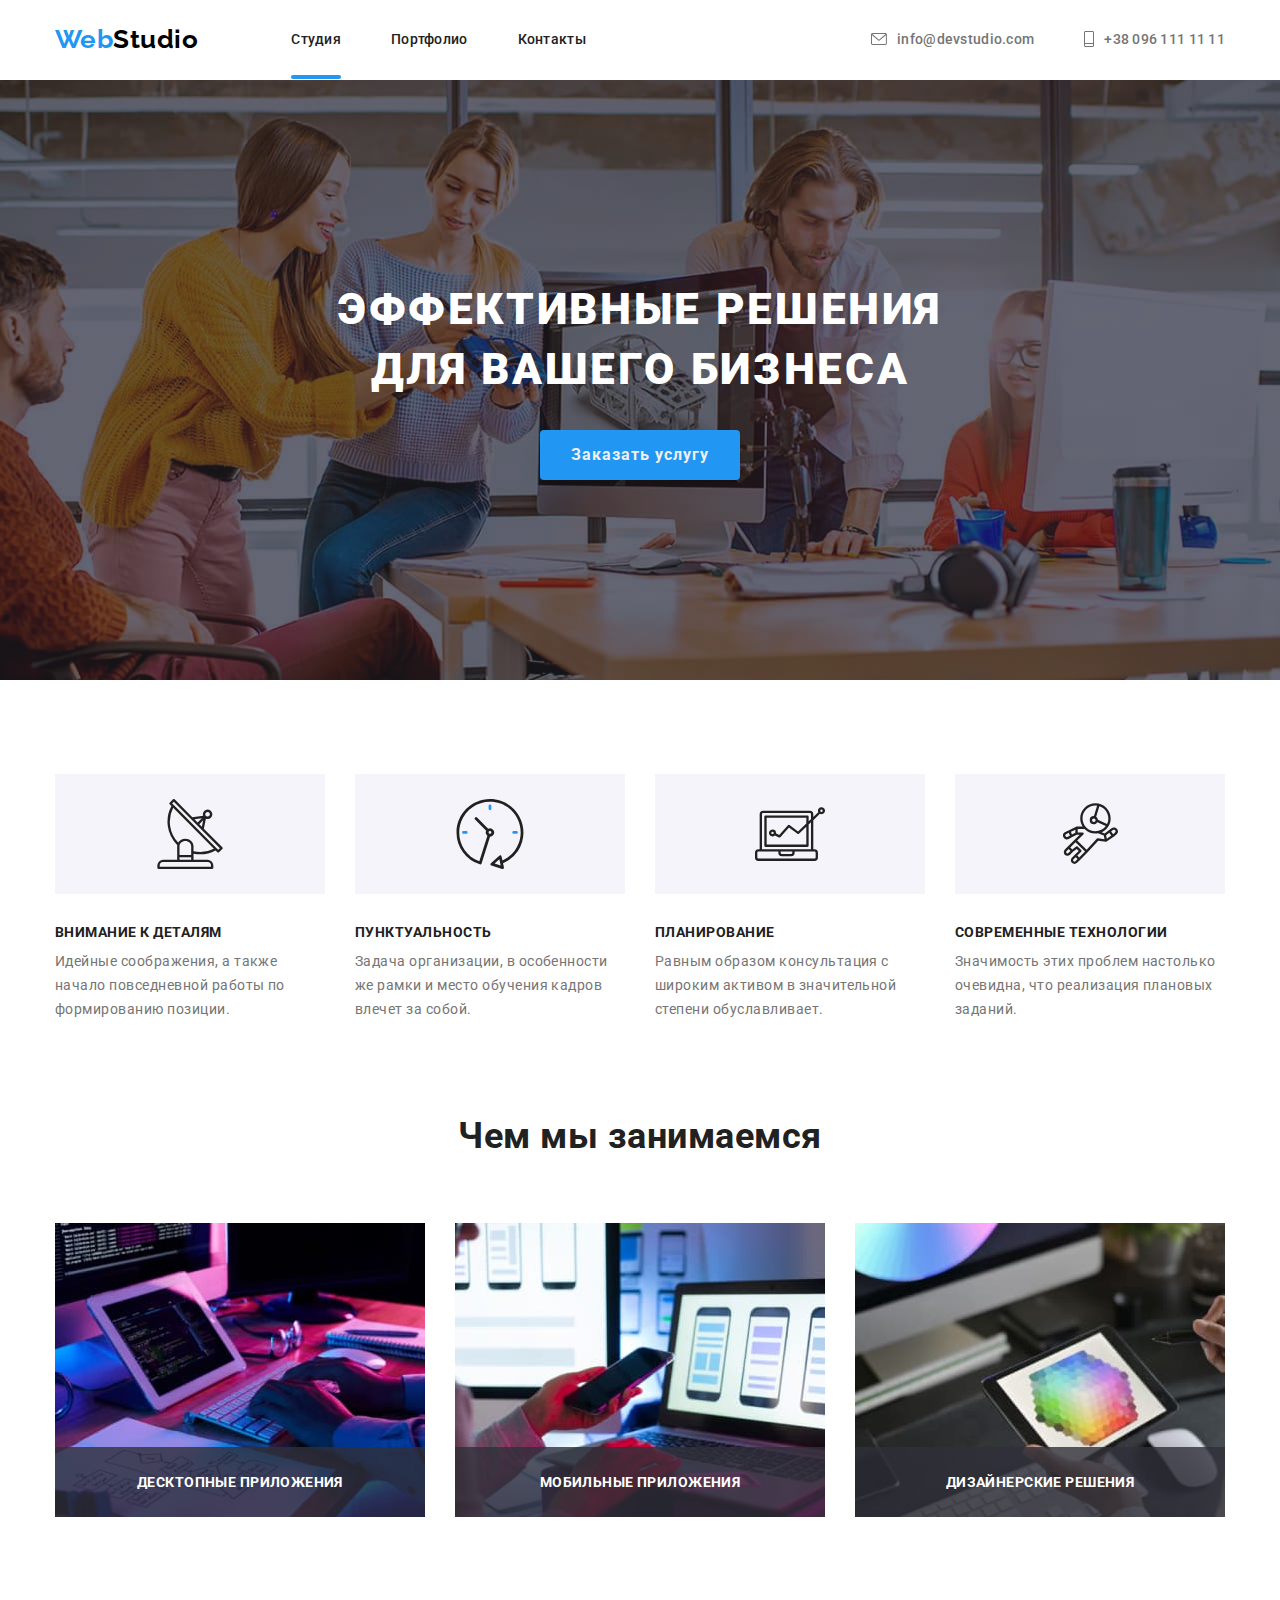
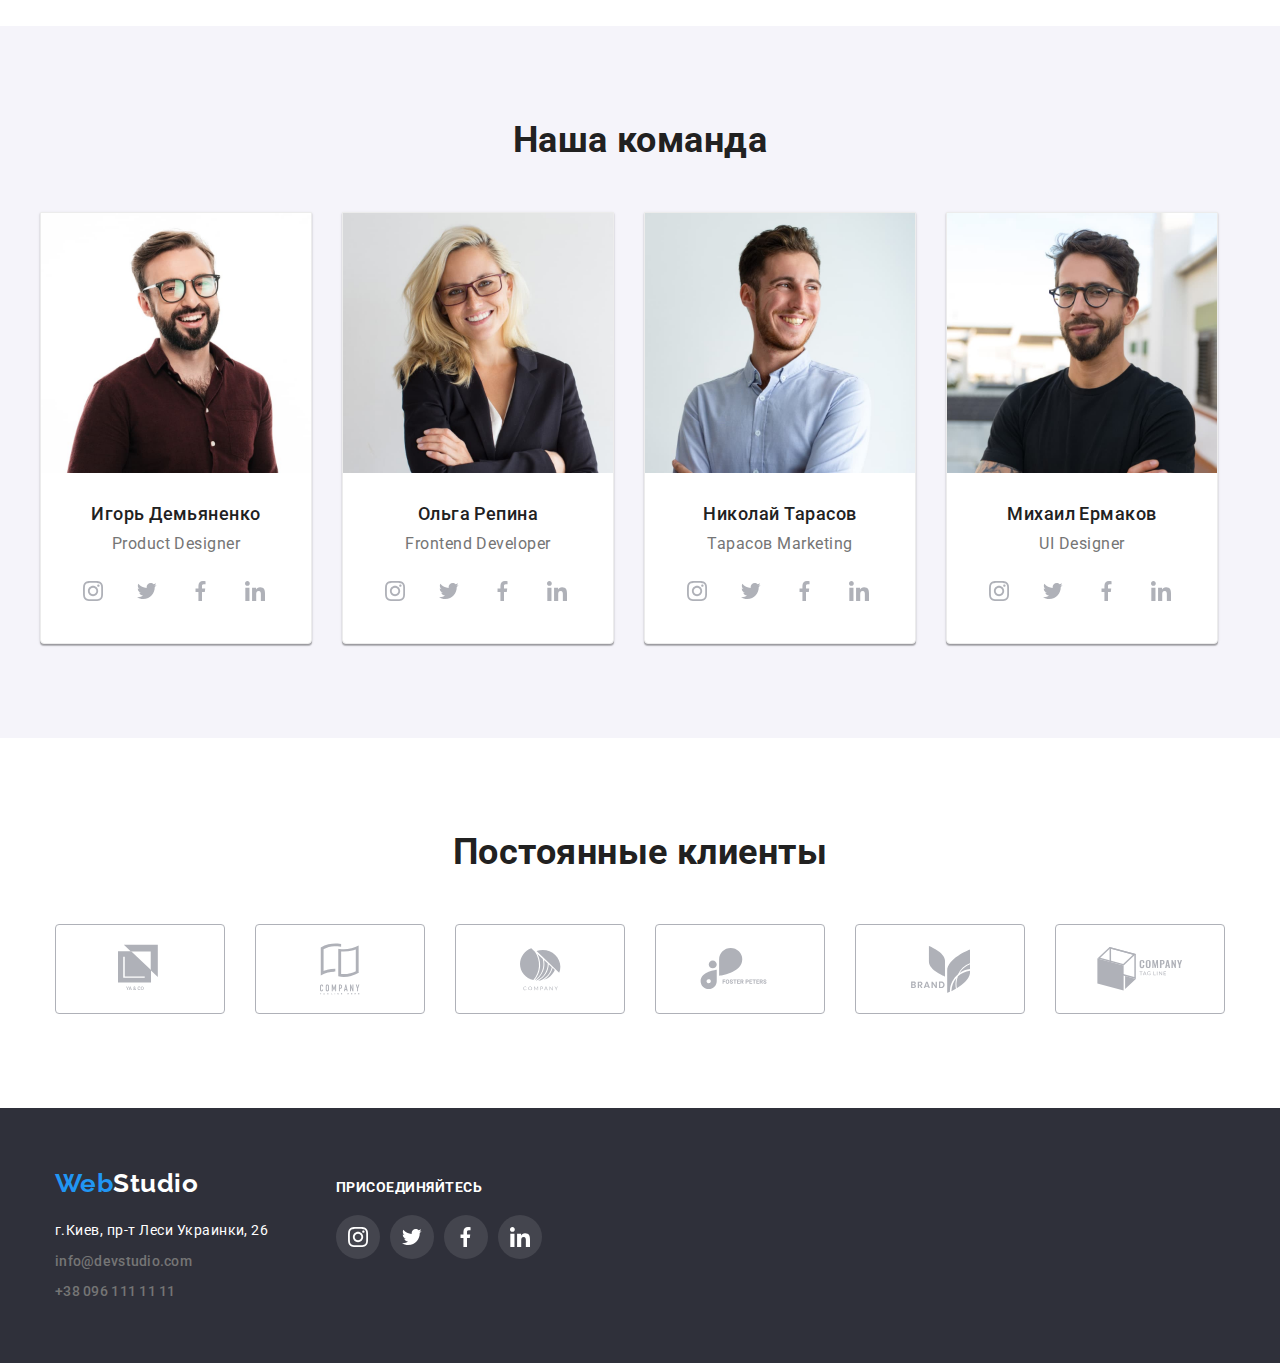
<file: index.html>
<!DOCTYPE html>
<html lang="ru">
<head>
    <meta charset="UTF-8">
    <meta name="viewport" content="width=device-width, initial-scale=1.0">
    <title>Studio</title>
    <link
        href="https://fonts.googleapis.com/css2?family=Raleway:wght@700;900&family=Roboto:wght@400;500;700;900&display=swap"
        rel="stylesheet">
<link 
    rel="stylesheet" href="https://cdnjs.cloudflare.com/ajax/libs/modern-normalize/1.0.0/modern-normalize.min.css"
        crossorigin="anonymous"/>
    <link rel="preconnect" href="https://fonts.gstatic.com">
    <link rel="preconnect" href="https://fonts.gstatic.com">
    
    <link rel="stylesheet" href="./css/style.css">
</head>
<body>
    <!--Header container-->
    <header class="header">
        <div class="header-container container">
            <nav class="navigation studio">
                <a class="logo-link links" href="#">Web<span class="logo-part-name">Studio</span></a>
                <ul class="nav-list links">
                    <li class="nav-list-itme"><a class="nav-list-link links" href="#">Студия</a></li>
                    <li class="nav-list-itme"><a class="nav-list-link links" href="portfolio.html" target="_blank">Портфолио</a></li>
                    <li class="nav-list-itme"><a class="nav-list-link links" href="#">Контакты</a></li>
                </ul>
            </nav>
            <ul class="contact-list">
               
                <li class="contact-list-itme lists ">
                   <a class="contact-list-link links" href="mailto:info@devstudio.com"><svg class="my-mail">
                       <use href="./images/svg/sprite.svg#icon-mail"></use>
                   </svg> info@devstudio.com</a>
                </li>
                <li class="contact-list-itme lists ">
                    <a class="contact-list-link links" href="tel:+380961111111"><svg class="my-phone">
                        <use href="./images/svg/sprite.svg#icon-phone"></use>
                    </svg> +38 096 111 11 11</a>
                </li>
            </ul>
        </div>
        
    </header>
   
    <main class="main-container container">
 <section class="hero">
        <div class="hero-container container">
            <h1 class="main-title">Эффективные решения <br> для вашего бизнеса</h1>
            <button class="modal-btn" data-modal-open>Заказать услугу</button>
        </div>
    </section>
    <!--text container-->
    <section class="text-section">
        <div class="text-container container">
            <ul class="text-list">
                <li class="text-list-itme lists icon-tarelka">
                    <h3 class="text-third-title">Внимание к деталям</h3>
                    <p class="discreption">Идейные соображения, а также начало повседневной работы по формированию позиции.</p>
                </li>
                <li class="text-list-itme lists icon-clock">
                    <h3 class="text-third-title">Пунктуальность</h3>
                    <p class="discreption">Задача организации, в особенности же рамки и место обучения кадров влечет за собой.</p>
                </li>
                <li class="text-list-itme lists icon-diagram">
                    <h3 class="text-third-title">Планирование</h3>
                    <p class="discreption">Равным образом консультация с широким активом в значительной степени обуславливает.</p>
                </li>
                <li class="text-list-itme lists icon-cosmonaut">
                    <h3 class="text-third-title">Современные технологии</h3>
                    <p class="discreption">Значимость этих проблем настолько очевидна, что реализация плановых заданий.</p>
                </li>
            </ul>
        </div>
       
    
    </section>
    <!--Servises Container-->
    <section class="servises-section container">
        <div class="servises-container">
            <h3 class="third-title">Чем мы занимаемся</h3>
            <ul class="servises-list">
                <li class="servises-list-itme lists"><div class="servises-img-box"><img class="servises-list-img" src="./images/servises/servises-img1.jpg" alt="Computer" width="370" height="294">
                <p class="servises-oppression">Десктопные приложения</p></div></li>
                <li class="servises-list-itme lists"><div class="servises-img-box"><img class="servises-list-img" src="./images/servises/servises-img2.jpg" alt="Smartphone" width="370" height="294">
                <p class="servises-oppression">Мобильные приложения</p></div></li>
                <li class="servises-list-itme lists"><div class="servises-img-box"><img class="servises-list-img" src="./images/servises/servises-img3.jpg" alt="Tablet" width="370" height="294">
                <p class="servises-oppression">Дизайнерские решения</p></div></li>
            </ul>
        </div>
    </section>
    <!--team container-->
    <section class="team-section">
        <h3 class="third-title">Наша команда</h3>
           <div class="team-container container">
               
                <ul class="team-list">
                    <li class="team-list-itme lists">
                        <img class="team-person-img" src="./images/team/igor.jpg" alt="Игорь Демьяненко Product Designer" width="270"
                            height="260">
                            <div class="list-name">
                                <h4 class="forth-title">Игорь Демьяненко</h4>
                                <p class="sub-title" lang="en">Product Designer</p>
                                <ul class="social-media-list">
                                    <li class="social-media-list-itme lists">
                                        <a class="social-media-link linsk" href="">
                                            <svg class="social-icon">
                                                <use href="./images/svg/sprite.svg#icon-instagram"></use>
                                            </svg>
                                        </a>
                                    </li>
                                    <li class="social-media-list-itme lists">
                                        <a class="social-media-link linsk" href="">
                                            <svg class="social-icon">
                                                <use href="./images/svg/sprite.svg#icon-twitter"></use>
                                            </svg>
                                        </a>
                                    </li>
                                    <li class="social-media-list-itme lists">
                                        <a class="social-media-link linsk" href="">
                                            <svg class="social-icon">
                                                <use href="./images/svg/sprite.svg#icon-facebook"></use>
                                            </svg>
                                        </a>
                                    </li>
                                    <li class="social-media-list-itme lists">
                                        <a class="social-media-link linsk" href="">
                                            <svg class="social-icon">
                                                <use href="./images/svg/sprite.svg#icon-in"></use>
                                            </svg>
                                        </a>
                                    </li>
                                </ul>
                            </div>
                  
                    </li>
                    <li class="team-list-itme lists">
                        <img class="team-person-img" src="./images/team/olga.jpg" alt="Ольга Репина Frontend Developer" width="270"
                            height="260">
                            <div class="list-name">
                                <h4 class="forth-title">Ольга Репина</h4>
                                <p class="sub-title" lang="en">Frontend Developer</p>
                                <ul class="social-media-list">
                                    <li class="social-media-list-itme lists">
                                        <a class="social-media-link linsk" href="">
                                            <svg class="social-icon">
                                                <use href="./images/svg/sprite.svg#icon-instagram"></use>
                                            </svg>
                                        </a>
                                    </li>
                                    <li class="social-media-list-itme lists">
                                        <a class="social-media-link linsk" href="">
                                            <svg class="social-icon">
                                                <use href="./images/svg/sprite.svg#icon-twitter"></use>
                                            </svg>
                                        </a>
                                    </li>
                                    <li class="social-media-list-itme lists">
                                        <a class="social-media-link linsk" href="">
                                            <svg class="social-icon">
                                                <use href="./images/svg/sprite.svg#icon-facebook"></use>
                                            </svg>
                                        </a>
                                    </li>
                                    <li class="social-media-list-itme lists">
                                        <a class="social-media-link linsk" href="">
                                            <svg class="social-icon">
                                                <use href="./images/svg/sprite.svg#icon-in"></use>
                                            </svg>
                                        </a>
                                    </li>
                                </ul>
                            </div>
                   
                    </li>
                    <li class="team-list-itme lists">
                        <img class="team-person-img" src="./images/team/nikolai.jpg" alt="Николай Тарасов Marketing" width="270"
                            height="260">
                            <div class="list-name">
                                <h4 class="forth-title">Николай Тарасов</h4>
                                <p class="sub-title" lang="en">Тарасов Marketing</p>
                                <ul class="social-media-list">
                                    <li class="social-media-list-itme lists">
                                        <a class="social-media-link linsk" href="">
                                            <svg class="social-icon">
                                                <use href="./images/svg/sprite.svg#icon-instagram"></use>
                                            </svg>
                                        </a>
                                    </li>
                                    <li class="social-media-list-itme lists">
                                        <a class="social-media-link linsk" href="">
                                            <svg class="social-icon">
                                                <use href="./images/svg/sprite.svg#icon-twitter"></use>
                                            </svg>
                                        </a>
                                    </li>
                                    <li class="social-media-list-itme lists">
                                        <a class="social-media-link linsk" href="">
                                            <svg class="social-icon">
                                                <use href="./images/svg/sprite.svg#icon-facebook"></use>
                                            </svg>
                                        </a>
                                    </li>
                                    <li class="social-media-list-itme lists">
                                        <a class="social-media-link linsk" href="">
                                            <svg class="social-icon">
                                                <use href="./images/svg/sprite.svg#icon-in"></use>
                                            </svg>
                                        </a>
                                    </li>
                                </ul>
                            </div>
                    
                    </li>
                    <li class="team-list-itme lists">
                        <img class="team-person-img" src="./images/team/mihail.jpg" alt="Михаил Ермаков UI Designer" width="270"
                            height="260">
                            <div class="list-name">
                                <h4 class="forth-title">Михаил Ермаков</h4>
                                <p class="sub-title" lang="en">UI Designer</p>
                                <ul class="social-media-list">
                                    <li class="social-media-list-itme lists">
                                        <a class="social-media-link linsk" href="">
                                            <svg class="social-icon">
                                                <use href="./images/svg/sprite.svg#icon-instagram"></use>
                                            </svg>
                                        </a>
                                    </li>
                                    <li class="social-media-list-itme lists">
                                        <a class="social-media-link linsk" href="">
                                            <svg class="social-icon">
                                                <use href="./images/svg/sprite.svg#icon-twitter"></use>
                                            </svg>
                                        </a>
                                    </li>
                                    <li class="social-media-list-itme lists">
                                        <a class="social-media-link linsk" href="">
                                            <svg class="social-icon">
                                                <use href="./images/svg/sprite.svg#icon-facebook"></use>
                                            </svg>
                                        </a>
                                    </li>
                                    <li class="social-media-list-itme lists">
                                        <a class="social-media-link linsk" href="">
                                            <svg class="social-icon">
                                                <use href="./images/svg/sprite.svg#icon-in"></use>
                                            </svg>
                                        </a>
                                    </li>
                                </ul>
                            </div>
                   
                        </a>
                    </li>
                </ul>
           </div>
    </section>
    <section class="customer-section">
        <div class="customer-container container">
            <h3 class="third-title">Постоянные клиенты</h3>
            <ul class="customer-list">
                <li class="customer-list-itme lists">
                    <a class="costom-list-link" href="">
                        <svg class="custom-icon-yaco list-hover">
                        <use href="./images/svg/sprite.svg#icon-yaco"></use>
                        </svg>
                     </a> 
                </li>
                <li class="customer-list-itme lists">
                    <a class="costom-list-link" href="">
                <svg class="custom-icon-company list-hover">
                    <use href="./images/svg/sprite.svg#icon-company"></use>
                </svg>
                </a>                   
                </li>
                <li class="customer-list-itme lists">
                    <a class="costom-list-link" href="">
                     <svg class="custom-icon-company-1 list-hover">
                        <use href="./images/svg/sprite.svg#icon-company-1"></use>
                    </svg>
                </a>                   
                </li>
                <li class="customer-list-itme lists">
                    <a class="costom-list-link" href="">
                    <svg class="custom-icon-foster-petrs list-hover">
                        <use href="./images/svg/sprite.svg#icon-foster-petrs"></use>
                    </svg>
                </a>                   
                </li>
                <li class="customer-list-itme lists">
                    <a class="costom-list-link" href="">
                    <svg class="custom-icon-brand list-hover">
                        <use href="./images/svg/sprite.svg#icon-brand"></use>
                    </svg>
                </a>
                </li>
                <li class="customer-list-itme lists">
                    <a class="costom-list-link" href="">
                    <svg class="custom-icon-company2 list-hover">
                        <use href="./images/svg/sprite.svg#icon-company2"></use>
                    </svg>
                </a>
                    
                </li>
            </ul>
        </div>
        
    </section>
    </main>
    <!--footer container-->
    <footer class="footer">
    <div class="footer-container container">
        <div class="footer-contacts">
            <a class="logo-link links" href="#">Web<span class="logo-part-name">Studio</span></a>
            <address class="address">
                <a class="address-link" href="https://goo.gl/maps/RLjfEgPPpNQvGcjaA" target="_blank">г.Киев,
                    пр-т Леси Украинки,
                    26</a>
            </address>
            <ul class="contact-list">
                <li class="contact-list-itme lists"><a class="contact-list-link links"
                        href="mailto:info@devstudio.com">info@devstudio.com</a>
                </li>
                <li class="contact-list-itme lists"><a class="contact-list-link links" href="tel:+380961111111">+38 096 111 11
                        11</a></li>
            </ul>
        </div>
        <div class="social-media">
            <h3 class="text-third-title">присоединяйтесь</h3>
            <ul class="social-media-list">
                <li class="social-media-list-itme lists">
                    <a class="social-media-link linsk" href="">
                        <svg class="social-icon">
                            <use href="./images/svg/sprite.svg#icon-instagram"></use>
                        </svg>
                    </a>
                </li>
                <li class="social-media-list-itme lists">
                    <a class="social-media-link linsk" href="">
                        <svg class="social-icon">
                            <use href="./images/svg/sprite.svg#icon-twitter"></use>
                        </svg>
                    </a>
                </li>
                <li class="social-media-list-itme lists">
                    <a class="social-media-link linsk" href="">
                        <svg class="social-icon">
                            <use href="./images/svg/sprite.svg#icon-facebook"></use>
                        </svg>
                    </a>
                </li>
                <li class="social-media-list-itme lists">
                    <a class="social-media-link linsk" href="">
                        <svg class="social-icon">
                            <use href="./images/svg/sprite.svg#icon-in"></use>
                        </svg>
                    </a>
                </li>
            </ul>
        </div>
        
    </div>
    
    </footer>  
    <div class="backdrop is-hidden" data-modal>
        <div class="modal">
            <button type="button" class="modal-close-btn">
                <svg class="btn-close" data-modal-close>
                    <use href="./images/svg/sprite.svg#icon-close"></use>
                </svg>
            </button>
        </div>
    </div>
    <script src="./js/modal.js"></script>
</body>
</file>
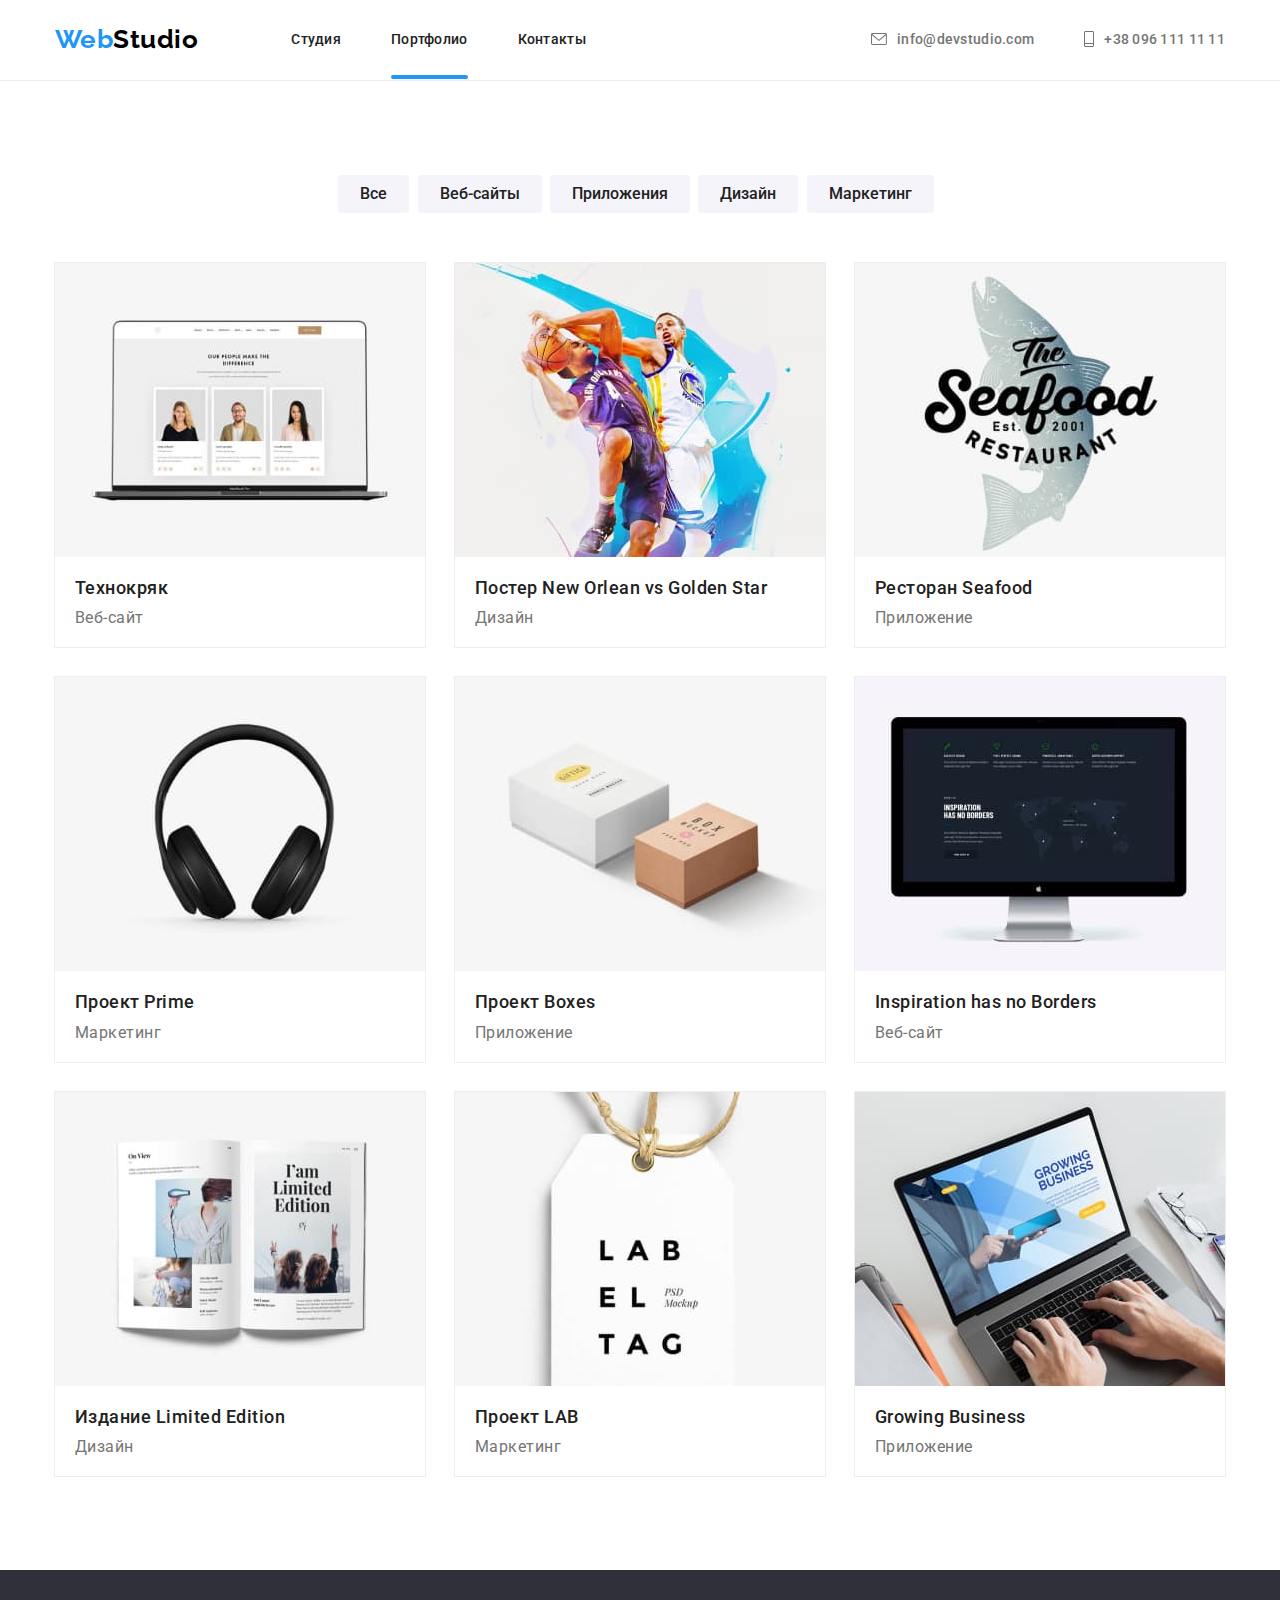
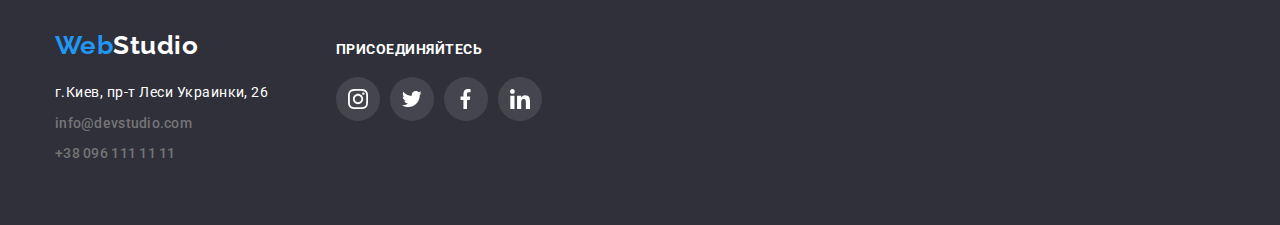
<file: portfolio.html>
<!DOCTYPE html>
<html lang="ru">
<head>
    <meta charset="UTF-8">
    <meta name="viewport" content="width=device-width, initial-scale=1.0">
    <title>Portfolio</title>
    <link
        href="https://fonts.googleapis.com/css2?family=Raleway:wght@700;900&family=Roboto:wght@400;500;700;900&display=swap"
        rel="stylesheet">
    <link rel="stylesheet" href="https://cdnjs.cloudflare.com/ajax/libs/modern-normalize/1.0.0/modern-normalize.min.css"
        crossorigin="anonymous"/>
    <link rel="preconnect" href="https://fonts.gstatic.com">
    <link rel="preconnect" href="https://fonts.gstatic.com">
    <link rel="stylesheet" href="./css/style.css">
</head>
<body class="portfolio">
    <header class="header">
        <div class="header-container">
            <nav class="navigation">
                <a class="logo-link links" href="#">Web<span class="logo-part-name">Studio</span></a>
                <ul class="nav-list">
                    <li class="nav-list-itme"><a class="nav-list-link links" href="#">Студия</a></li>
                    <li class="nav-list-itme"><a class="nav-list-link links" href="#">Портфолио</a></li>
                    <li class="nav-list-itme"><a class="nav-list-link links" href="#">Контакты</a></li>
                </ul>
            </nav>
            <ul class="contact-list">
                <li class="contact-list-itme lists ">
                    <a class="contact-list-link links" href="mailto:info@devstudio.com">
                        <svg class="my-mail">
                            <use href="./images/svg/sprite.svg#icon-mail"></use>
                        </svg>
                    info@devstudio.com</a>
                </li>
                <li class="contact-list-itme lists ">
                    <a class="contact-list-link links" href="tel:+380961111111">
                        <svg class="my-phone">
                        <use href="./images/svg/sprite.svg#icon-phone"></use>
                        </svg> +38 096 111 11 11</a>
                    </li>
            </ul>
        </div>
        
    </header>

    <section class="portfolio-section">
        <div class="portfolio-container">
            <h1 hidden>Портфолио</h1>
            
                <ul class="filter-list lists">
                    <li class="filter-list-itme"><button class="filter-modal-btn" type="button">Все</button></li>
                    <li class="filter-list-itme"><button class="filter-modal-btn" type="button">Веб-сайты</button></li>
                    <li class="filter-list-itme"><button class="filter-modal-btn" type="button">Приложения</button></li>
                    <li class="filter-list-itme"><button class="filter-modal-btn" type="button">Дизайн</button></li>
                    <li class="filter-list-itme"><button class="filter-modal-btn" type="button">Маркетинг</button></li>
                </ul>
            
           
                <ul class="portfolio-galery-list ">
                    <li class="galery-list-itme lists">
                        <a class="galegry-list-link links" href="">

                            <div class="portfolio-img-box"><img class="galery-list-img" src="./images/portfolio/portfolio-img1.jpg" alt="Технокряк" width="370" height="294">
                                <p class="owerlay">Технокряк это современная площадка распространения коронавируса. 
                                    Компании используют эту платформу для цифрового шпионажа и атак на защищённые сервера конкурентов.</p>
                                </div>
                                <div class="list-name">
                                    <h4 class="forth-title">Технокряк</h4>
                                    <p class="sub-title">Веб-сайт</p>
                                </div>
                            
                        </a>
                    </li>
                    <li class="galery-list-itme lists">
                        <a class="galegry-list-link links" href="">
                            <div class="portfolio-img-box">
                                <img class="galery-list-img" src="./images/portfolio/portfolio-img2.jpg" alt="Постер New Orlean vs Golden Star" width="370" height="294">
                        <p class="owerlay">Технокряк это современная площадка распространения коронавируса. 
                            Компании используют эту платформу для цифрового шпионажа и атак на защищённые сервера конкурентов.</p>
                        </div>
                                <div class="list-name">
                                    <h4 class="forth-title">Постер New Orlean vs Golden Star</h4>
                                    <p class="sub-title">Дизайн</p>
                                </div>
                           
                        </a>
                    </li>
                    <li class="galery-list-itme lists">
                        <a class="galegry-list-link links" href="">
                            <div class="portfolio-img-box">
                                <img class="galery-list-img" src="./images/portfolio/portfolio-img3.jpg" alt="Ресторан Seafood" width="370" height="294">
                        <p class="owerlay">Технокряк это современная площадка распространения коронавируса. 
                            Компании используют эту платформу для цифрового шпионажа и атак на защищённые сервера конкурентов.</p></div>
                                <div class="list-name">
                                    <h4 class="forth-title">Ресторан Seafood</h4>
                                    <p class="sub-title">Приложение</p>
                                </div>
                            
                        </a>
                    </li>
                    <li class="galery-list-itme lists">
                        <a class="galegry-list-link links" href="">
                            <div class="portfolio-img-box">
                                <img class="galery-list-img" src="./images/portfolio/portfolio-img4.jpg" alt="Проект Prime" width="370" height="294">
                                <p class="owerlay">Технокряк это современная площадка распространения коронавируса. 
                                    Компании используют эту платформу для цифрового шпионажа и атак на защищённые сервера конкурентов.</p>
                                </div>
                                <div class="list-name">
                                    <h4 class="forth-title">Проект Prime</h4>
                                    <p class="sub-title">Маркетинг</p>
                                </div>
                            
                        </a>
                    </li>
                    <li class="galery-list-itme lists">
                        <a class="galegry-list-link links" href="">
                            <div class="portfolio-img-box">
                                <img class="galery-list-img" src="./images/portfolio/portfolio-img5.jpg" alt="Проект Boxes" width="370" height="294">
                                <p class="owerlay">Технокряк это современная площадка распространения коронавируса. 
                                    Компании используют эту платформу для цифрового
                                шпионажа и атак на защищённые сервера конкурентов.</p>
                            </div>
                                <div class="list-name">
                                    <h4 class="forth-title">Проект Boxes</h4>
                                    <p class="sub-title">Приложение</p>
                                </div>
                           
                        </a>
                    </li>
                    <li class="galery-list-itme lists">
                        <a class="galegry-list-link links" href="">
                            <div class="portfolio-img-box">
                                <img class="galery-list-img" src="./images/portfolio/portfolio-img6.jpg" alt="Inspiration has no Borders" width="370" height="294">
                                <p class="owerlay">Технокряк это современная площадка распространения коронавируса. 
                                    Компании используют эту платформу для цифрового шпионажа и атак на защищённые сервера конкурентов.</p>
                                </div>
                                
                                <div class="list-name">
                                    <h4 class="forth-title" lang="en">Inspiration has no Borders</h4>
                                    <p class="sub-title">Веб-сайт</p>
                                </div>
                            
                        </a>
                    </li>
                    <li class="galery-list-itme lists">
                        <a class="galegry-list-link links" href="">
                            <div class="portfolio-img-box">
                                <img class="galery-list-img" src="./images/portfolio/portfolio-img7.jpg" alt="Издание Limited Edition" width="370" height="294">
                                <p class="owerlay">Технокряк это современная площадка распространения коронавируса. 
                                    Компании используют эту платформу для цифрового шпионажа и атак на защищённые сервера конкурентов.</p>
                                </div>
                                <div class="list-name">
                                    <h4 class="forth-title">Издание Limited Edition</h4>
                                    <p class="sub-title">Дизайн</p>
                                </div>
                           
                        </a>
                    </li>
                    <li class="galery-list-itme lists">
                        <a class="galegry-list-link links" href="">
                            <div class="portfolio-img-box">
                                <img class="galery-list-img" src="./images/portfolio/portfolio-img8.jpg" alt="Проект LAB" width="370" height="294">
                                <p class="owerlay">Технокряк это современная площадка распространения коронавируса. 
                                    Компании используют эту платформу для цифрового шпионажа и атак на защищённые сервера конкурентов.</p>
                                </div>
                                <div class="list-name">
                                    <h4 class="forth-title">Проект LAB</h4>
                                    <p class="sub-title">Маркетинг</p>
                                </div>
                            
                        </a>
                    </li>
                    <li class="galery-list-itme lists">
                        <a class="galegry-list-link links" href="">
                            <div class="portfolio-img-box">
                                <img class="galery-list-img" src="./images/portfolio/portfolio-img9.jpg" alt="Growing Business" width="370" height="294">
                        <p class="owerlay">Технокряк это современная площадка распространения коронавируса. 
                            Компании используют эту платформу для цифрового шпионажа и атак на защищённые сервера конкурентов.</p>
                        </div>
                                <div class="list-name">
                                    <h4 class="forth-title" lang="en">Growing Business</h4>
                                    <p class="sub-title">Приложение</p>
                                </div>
                           
                        </a>
                    </li>
                </u69
        </div>
       
    </section>
    

    <!--footer container-->
    <footer class="footer">
        <div class="footer-container">
            <div class="footer-contacts">
                <a class="logo-link links" href="#">Web<span class="logo-part-name">Studio</span></a>
                <address class="address">
                    <a class="address-link" href="https://goo.gl/maps/RLjfEgPPpNQvGcjaA" target="_blank">г.Киев,
                        пр-т Леси Украинки,
                        26</a>
                </address>
                <ul class="contact-list">
                    <li class="contact-list-itme lists"><a class="contact-list-link links"
                            href="mailto:info@devstudio.com">info@devstudio.com</a></li>
                    <li class="contact-list-itme lists"><a class="contact-list-link links" href="tel:+380961111111">+38 096 111 11
                            11</a></li>
                </ul>
            </div>
            <div class="social-media">
                <h3 class="text-third-title">присоединяйтесь</h3>
                <ul class="social-media-list">
                    <li class="social-media-list-itme lists">
                        <a class="social-media-link linsk" href="">
                            <svg class="social-icon">
                                <use href="./images/svg/sprite.svg#icon-instagram"></use>
                            </svg>
                        </a>
                    </li>
                    <li class="social-media-list-itme lists">
                        <a class="social-media-link linsk" href="">
                            <svg class="social-icon">
                                <use href="./images/svg/sprite.svg#icon-twitter"></use>
                            </svg>
                        </a>
                    </li>
                    <li class="social-media-list-itme lists">
                        <a class="social-media-link linsk" href="">
                            <svg class="social-icon">
                                <use href="./images/svg/sprite.svg#icon-facebook"></use>
                            </svg>
                        </a>
                    </li>
                    <li class="social-media-list-itme lists">
                        <a class="social-media-link linsk" href="">
                            <svg class="social-icon">
                                <use href="./images/svg/sprite.svg#icon-in"></use>
                            </svg>
                        </a>
                    </li>
                </ul>
            </div>
           
        </div>
       
    </footer>
</body>
</html>
</file>
<file: css/style.css>
html {
  justify-content: center;
}
*,
::before,
::after {
  box-sizing: border-box;
}
:root {
  --logo-font: "Raleway", sans-serif;
  --accent-color: #2196f3;
  --active-color: #87cefa;
  --titles-color: #212121;
  --discreption-color: #757575;
  --footer-color: #2f303a;
  --text-letter-spacing: 0.03em;
}

body {
  background-color: #ffffff;
  font-family: "Roboto", sans-serif;
  font-style: normal;
  letter-spacing: var(--text-letter-spacing);
  margin: 0;
  padding: 0;
}
.lists {
  list-style: none;
}
.links {
  text-decoration: none;
}
img {
  display: block;
}
h1,
h2,
h3,
h4,
h5,
h6,
p {
  margin: 0px;
  padding: 0px;
}
ol,
ul {
  padding: 0px;
  margin: 0px;
}

/*=========HEDER==========*/
.header {
  padding-top: 24px;
  padding-bottom: 25px;
  margin-left: auto;
  margin-right: auto;
}
.header-container {
  width: 1200px;
  padding: 0 15px;
  margin: auto auto;
  justify-content: center;
  display: flex;
}
.navigation {
  display: flex;
}
.logo-link {
  display: flex;
  display: inline-block;
  font-family: Raleway;
  font-weight: bold;
  font-size: 26px;
  line-height: 1.192;
  color: #2196f3;
  margin-right: 93px;
  transition: cursor 250ms cubic-bezier(0.4, 0, 0.2, 1);
}
.logo-part-name {
  color: #000000;
}
.logo-link:hover,
.logo-link:focus {
  /*text-decoration: underline solid var(--accent-color);*/
  cursor: pointer;
}
.nav-list {
  display: flex;
  align-items: center;
}

.nav-list-itme {
  display: flex;
  flex-direction: row;
  position: relative;
  height: 16px;
}
.nav-list-itme:not(:last-child) {
  margin-right: 50px;
}

.nav-list-link {
  display: flex;
  font-weight: 500;
  font-size: 14px;
  line-height: 1.142;
  letter-spacing: 0.02em;
  color: var(--titles-color);
  transition: color 250ms cubic-bezier(0.4, 0, 0.2, 1);
}
.nav-list-link:hover,
.nav-list-link:focus {
  /*text-decoration: underline solid var(--accent-color);*/
  color: var(--accent-color);
}
.studio .nav-list-itme:first-child::after {
  position: absolute;
  left: 0;
  top: 100%;
  content: "";
  width: 100%;
  height: 4px;
  margin-top: 28px;
  border-radius: 2px;
  background-color: var(--accent-color);
  transition: opacity 250ms cubic-bezier(0.4, 0, 0.2, 1);
}

.contact-list {
  display: flex;
  align-items: center;
  margin-left: auto;
}

.contact-list-itme {
  display: flex;
  align-items: center;

  height: 16px;
}
.contact-list-itme:first-child {
  margin-right: 50px;
}

.contact-list-link {
  display: flex;
  align-items: center;
  flex-shrink: 0;
  font-weight: 500;
  font-size: 14px;
  line-height: 1.142;
  letter-spacing: 0.02em;
  color: #757575;
  transition: color 250ms cubic-bezier(0.4, 0, 0.2, 1);
}
.contact-list-link:hover,
.contact-list-link:focus {
  /*text-decoration: underline solid var(--accent-color);*/
  color: var(--accent-color);
}
.contact-list-link:active {
  color: var(--active-color);
}
.my-mail {
  width: 16px;
  height: 12px;
  fill: #757575;
  margin-right: 10px;
  transition: fill 250ms cubic-bezier(0.4, 0, 0.2, 1);
}
.my-phone {
  width: 10px;
  height: 16px;
  fill: #757575;
  margin-right: 10px;
  transition: fill 250ms cubic-bezier(0.4, 0, 0.2, 1);
}
.contact-list-link:hover .my-mail,
.contact-list-link:focus .my-mail {
  /*text-decoration: underline solid var(--accent-color);*/
  fill: var(--accent-color);
}
.contact-list-link:hover .my-phone,
.contact-list-link:focus .my-phone {
  /*text-decoration: underline solid var(--accent-color);*/
  fill: var(--accent-color);
}
/*=========END HEDER===========*/

/*=========HERO===========*/
.hero {
  background-color: #2f303a00;
  text-align: center;
  padding-top: 200px;
  padding-bottom: 200px;
  background-image: linear-gradient(
      rgba(47, 48, 58, 0.4),
      rgba(47, 48, 58, 0.4)
    ),
    url("/images/hero/hero.jpg");

  background-size: cover;
  background-position: center;
}

.hero-container {
  display: flex;
  flex-direction: column;
  flex-wrap: wrap;
  width: 1200px;
  padding: 0 15px;
  /*outline: 2px solid tomato;*/
  margin-left: auto;
  margin-right: auto;
}
.main-title {
  font-weight: 900;
  font-size: 44px;
  line-height: 1.363;
  letter-spacing: 0.06em;
  text-transform: uppercase;
  color: #ffffff;
  vertical-align: middle;
  margin-bottom: 30px;

  /* margin-top: 200px;
  margin-right: 452px;
  margin-bottom: 30px;
  margin-left: 452;*/
}

.modal-btn {
  min-width: 200px;
  height: 50px;
  align-items: center;
  font-family: inherit;
  font-weight: bold;
  font-size: 16px;
  line-height: 1.875;
  text-align: center;
  letter-spacing: 0.06em;
  background: var(--accent-color);
  border: none;
  border-radius: 4px;
  color: #efefef;
  margin: 0 auto;
  box-shadow: 0px 4px 4px rgba(0, 0, 0, 0.15);
}
.modal-btn:hover,
.modal-btn:focus {
  background-color: var(--accent-color);
  color: #ffffff;
}
.modal-btn:active {
  columns: var(--active-color);
}
/*==========END HERO==========*/

/*===========TEXT SECTION======*/
.text-section {
  display: flex;
  padding-top: 94px;
  padding-bottom: 94px;
}
.text-container {
  width: 1200px;
  padding: 0 15px;

  margin-left: auto;
  margin-right: auto;
}

.text-list {
  display: flex;
}
.text-list-itme {
  display: flexbox;
  width: 270px;
}
.text-list-itme::before {
  content: "";
  display: block;
  width: 70px;
  height: 70px;
  padding: 60px 135px;
  margin-bottom: 30px;
  background-color: #f5f4fa;
  background-position: center;
  background-repeat: no-repeat;
}
.icon-tarelka::before {
  display: inline-flex;
  content: "";
  background-image: url("/images/svg/tarelka.svg");
}
.icon-clock::before {
  background-image: url("/images/svg/clock.svg");
}
.icon-diagram::before {
  background-image: url("/images/svg/diagram.svg");
}
.icon-cosmonaut::before {
  background-image: url("/images/svg/cosmonaut.svg");
}
.text-list-itme:not(:last-child) {
  margin-right: 30px;
}
.text-third-title {
  font-weight: bold;
  font-size: 14px;
  line-height: 1.142;
  text-transform: uppercase;
  color: var(--titles-color);
  margin-bottom: 10px;
}
.discreption {
  font-weight: normal;
  font-size: 14px;
  line-height: 1.714;
  color: var(--discreption-color);
}

/*========END TEXT============*/

/*========SERVISES============*/
.servises-section {
  padding-bottom: 94px;
}
.servises-container {
  display: flex;
  flex-wrap: wrap;
  width: 1200px;
  padding: 0px -15px;
  margin-left: auto;
  margin-right: auto;
  font-size: 0px;
}
.third-title {
  font-weight: bold;
  font-size: 36px;
  line-height: 1.166;
  text-align: center;
  color: var(--titles-color);
  margin-left: auto;
  margin-right: auto;
  margin-bottom: 50px;
}
.servises-list {
  display: flex;
  margin-right: 0;
  justify-content: space-between;
}
.servises-list-itme {
  margin: 15px;
}
.servises-img-box {
  position: relative;
}
/*.servises-list-img::before {
  display: inline-block;
  content: "hlkhklfhkfhk";
  position: absolute;
  width: 100%;
  height: 70px;
  bottom: 0;

  left: 0;
  z-index: 1;
  background-color: rgb(124, 9, 9);
}*/

.servises-oppression {
  display: flex;
  justify-content: center;
  align-items: center;
  position: absolute;
  background: rgba(47, 48, 58, 0.8);
  color: #ffffff;
  width: 100%;
  height: 70px;
  left: 0;
  bottom: 0;

  font-family: Roboto;
  font-style: normal;
  font-weight: bold;
  font-size: 14px;
  line-height: 16px;
  text-align: center;
  letter-spacing: 0.03em;
  text-transform: uppercase;

  color: #ffffff;
}
/*========END SERVISES============*/

/*==============TEAM ===================*/
.team-section {
  background-color: #f5f4fa;
  /*outline: 1px solid tomato;*/
  padding-top: 94px;
  padding-bottom: 94px;
}
.team-container {
  display: flex;
  width: 1200px;
  padding: 0 -15px;
  /*outline: 1px solid #7adf27;*/
  margin-left: auto;
  margin-right: auto;
  text-align: center;
  font-size: 0px;
}
.team-list {
  display: flex;
  justify-content: space-between;
}

.team-list-itme {
  background-color: #ffffff;
  border: 1px solid #ececec;
  box-shadow: 0px 1px 3px rgba(0, 0, 0, 0.12), 0px 1px 1px rgba(0, 0, 0, 0.14),
    0px 2px 1px rgba(0, 0, 0, 0.2);
  border-radius: 0px 0px 4px 4px;
  transition: border 250ms cubic-bezier(0.4, 0, 0.2, 1);
}
.team-list-itme:not(:last-child) {
  margin-right: 30px;
}
.team-list-itme:hover,
.team-list-itme:focus {
  border: 1px solid var(--accent-color);
}
/*=========CUSTOMER============*/
.customer-section {
  padding-top: 94px;
  padding-bottom: 94px;
}
.customer-container {
  width: 1200px;
  padding: 0 15px;
  margin: 0 auto;
}
.customer-list {
  display: flex;
  justify-content: space-between;
  justify-content: center;
  align-items: center;
}
.customer-list-itme {
}
.costom-list-link {
  display: flex;
  justify-content: center;
  align-items: center;
  width: 170px;
  height: 90px;
  border: 1px solid#AFB1B8;
  border-radius: 4px;
  transition: outline 250ms cubic-bezier(0.4, 0, 0.2, 1);
}
.customer-list-itme:not(:last-child) {
  margin-right: 30px;
}
.costom-list-link:hover,
.costom-list-link:focus {
  border: 1px solid var(--accent-color);
}
.custom-icon-yaco {
  width: 44px;
  height: 50px;
}
.list-hover {
  fill: #afb1b8;

  transition: fill 250ms cubic-bezier(0.4, 0, 0.2, 1);
}

.costom-list-link:hover .list-hover,
.costom-list-link:focus .list-hover {
  fill: var(--accent-color);
}
.custom-icon-company {
  width: 40px;
  height: 52px;
}
.custom-icon-company-1 {
  width: 41px;
  height: 43px;
}
.custom-icon-foster-petrs {
  width: 80px;
  height: 42px;
}
.custom-icon-brand {
  width: 59px;
  height: 47px;
}
.custom-icon-company2 {
  width: 88px;
  height: 44px;
}
/*=========CUSTOMER END============*/
/*=========fOOTER============*/
.footer {
  display: flex;
  background-color: #2f303a;
  padding-top: 60px;
  padding-bottom: 60px;
}
.footer-container {
  display: flex;
  align-items: baseline;
  width: 1200px;
  padding: 0 15px;
  margin: 0 auto;
}

.footer .logo-link {
  margin-bottom: 20px;
}
.footer .logo-part-name {
  color: #ffffff;
}
.address-link {
  font-weight: normal;
  font-style: normal;
  font-size: 14px;
  line-height: 1.714;
  text-decoration: none;
  color: #ffffff;
  height: 21px;
  padding-top: 10px;
  margin-bottom: 9px;
  transition: color 250ms cubic-bezier(0.4, 0, 0.2, 1);
}
.address-link:hover,
.address-link:focus {
  /*text-decoration: underline solid var(--accent-color);*/
  color: var(--accent-color);
}
.address-link:active {
  color: var(--active-color);
}

.footer .contact-list {
  display: flex;
  flex-direction: column;
  align-items: stretch;
}
.footer .contact-list-itme {
  display: block;
  width: 231px;
  height: 21px;
  padding-top: 10px;
  margin-bottom: 9px;
}
.footer .contact-list-link {
  font-weight: 500;
  font-size: 14px;
  line-height: 1.142;
  letter-spacing: 0.02em;
  color: #757575;
  transition: color 250ms cubic-bezier(0.4, 0, 0.2, 1);
}
.footer .contact-list-link:hover,
.contact-list-link:focus {
  color: var(--accent-color);
}

/*========PORTFOLIO============*/
.portfolio .header {
  border-bottom: 1px solid #ececec;
}
.portfolio .nav-list-itme:nth-child(even)::after {
  position: absolute;
  left: 0;
  top: 100%;
  content: "";
  width: 100%;
  height: 4px;
  margin-top: 28px;
  border-radius: 2px;
  background-color: var(--accent-color);
  transition: opacity 250ms cubic-bezier(0.4, 0, 0.2, 1);
}

.portfolio-section {
  padding-top: 94px;
}
.portfolio-container {
  display: flex;
  flex-wrap: wrap;
  justify-content: center;
  align-items: center;
  width: 1200px;
  padding: 0 15px;
  /* outline: 1px solid #72ec0d;*/
  margin-left: auto;
  margin-right: auto;
  padding-bottom: 94px;
}

.filter-list {
  margin-bottom: 50px;
  font-size: 0;
}
.filter-list-itme {
  display: inline-block;

  font-size: 0;
}
.filter-modal-btn {
  font-family: inherit;
  font-weight: 500;
  font-size: 16px;
  line-height: 1.625;
  color: #212121;
  background-color: #f5f4fa;
  border-style: none;
  border-radius: 4px;
  height: 38px;
  padding: 6px 22px;
  margin-right: 8px;

  transition: background-color 250ms cubic-bezier(0.4, 0, 0.2, 1),
    color 250ms cubic-bezier(0.4, 0, 0.2, 1),
    box-shadow 250ms cubic-bezier(0.4, 0, 0.2, 1);
}
.filter-modal-btn:hover,
.filter-modal-btn:focus {
  /*text-decoration: underline solid var(--accent-color);*/
  background-color: var(--accent-color);
  color: #ffffff;
  box-shadow: 0px 3px 1px rgba(0, 0, 0, 0.1), 0px 1px 2px rgba(0, 0, 0, 0.08),
    0px 2px 2px rgba(0, 0, 0, 0.12);
}
.filter-modal-btn:active {
  columns: var(--active-color);
}

.portfolio-galery-list {
  display: flex;
  flex-wrap: wrap;
  margin: -15px;
}
.galery-list-itme {
  margin: 15px;
  /*outline: 1px solid #eeeeee;*/
}
.galegry-list-link {
  display: block;
  outline: 1px solid #eeeeee;
  transition: box-shadow 250ms cubic-bezier(0.4, 0, 0.2, 1);
}
.galegry-list-link:hover,
.galegry-list-link:focus {
  box-shadow: 0px 1px 1px rgba(0, 0, 0, 0.12), 0px 4px 4px rgba(0, 0, 0, 0.06),
    1px 4px 6px rgba(0, 0, 0, 0.16);
}
.portfolio-img-box {
  position: relative;
  overflow: hidden;
}
.owerlay {
  position: absolute;
  width: 100%;
  height: 100%;
  top: 0;
  left: 0;
  padding: 63px 24px;

  background: rgba(33, 150, 243, 0.9);

  font-size: 18px;
  line-height: 1.555;
  /* or 156% */
  letter-spacing: 0.03em;
  color: #ffffff;
  transform: translateY(100%);
  transition: 250ms cubic-bezier(0.4, 0, 0.2, 1);
}
.galegry-list-link:hover .owerlay,
.galegry-list-link:focus .owerlay {
  transform: translateY(0%);
}

/*============COMPANENTS==========*/
/*.container {
  display: flex;
  flex-wrap: wrap;
  width: 1200px;
  padding: 0px 15px;
  margin-left: auto;
  margin-right: auto;
  font-size: 0px;

}  /*outline: 1px solid #7adf27;*/

.forth-title {
  font-weight: 500;
  font-size: 18px;
  line-height: 1.187;
  color: var(--titles-color);
  margin-bottom: 10px;
}

.list-name {
  padding: 30px;
}
.galery-list-itme .list-name {
  padding: 20px;
}

.sub-title {
  font-weight: 400;
  font-size: 16px;
  line-height: 1.187;
  color: var(--discreption-color);
}
.team-list-itme .sub-title {
  margin-bottom: 16px;
}

.social-media {
  width: 206px;
  height: 80px;
  /*outline: 1px solid #2196f3;*/
}
.social-media .text-third-title {
  font-size: 14px;
  line-height: 16px;
  text-transform: uppercase;
  color: #ffffff;
  margin-bottom: 20px;
}
.social-media-list {
  display: flex;
  justify-content: space-between;
  width: 206px;
  height: 44px;
  /* outline: 1px solid teal;*/
}

.social-media-list-itme {
}

.social-media-link {
  display: flex;
  justify-content: center;
  align-items: center;
  width: 44px;
  height: 44px;
  border-radius: 50%;
  background-color: #ffffff;

  transition: background-color 250ms cubic-bezier(0.4, 0, 0.2, 1);
}
.social-media-link:focus,
.social-media-link:hover {
  background-color: var(--accent-color);
}
.footer-container .social-media-link {
  background-color: rgba(255, 255, 255, 0.1);
  transition: background-color 250ms cubic-bezier(0.4, 0, 0.2, 1);
}
.footer-container .social-media-link:hover,
.footer-container .social-media-link:focus {
  background-color: var(--accent-color);
}
.social-icon {
  width: 20px;
  height: 20px;
  fill: #afb1b8;
  transition: cubic-bezier(0.4, 0, 0.2, 1);
}
.footer-container .social-icon {
  fill: #ffffff;
}
.social-media-link:focus .social-icon,
.social-media-link:hover .social-icon {
  fill: #ffffff;
}
/*============================backdrop=================*/
.backdrop {
  position: fixed;
  width: 100%;
  height: 100%;
  left: 0px;
  top: 0px;
  background: rgba(0, 0, 0, 0.2);
  transition: 250ms cubic-bezier(0.4, 0, 0.2, 1);
}
.modal {
  position: absolute;
  background-color: #ffffff;
  width: 528px;
  height: 581px;
  top: 50%;
  left: 50%;
  transform: translate(-50%, -50%);
}
.modal-close-btn {
  position: absolute;
  width: 30px;
  height: 30px;
  top: 8px;
  right: 8px;
  border-radius: 50%;
  background: #ffffff;
  border: 1px solid rgba(0, 0, 0, 0.1);
}

.btn-close {
  width: 11px;
  height: 11px;
  fill: #000000;
}
.is-hidden {
  opacity: 0;
  visibility: hidden;
  pointer-events: none;
}
</file>
